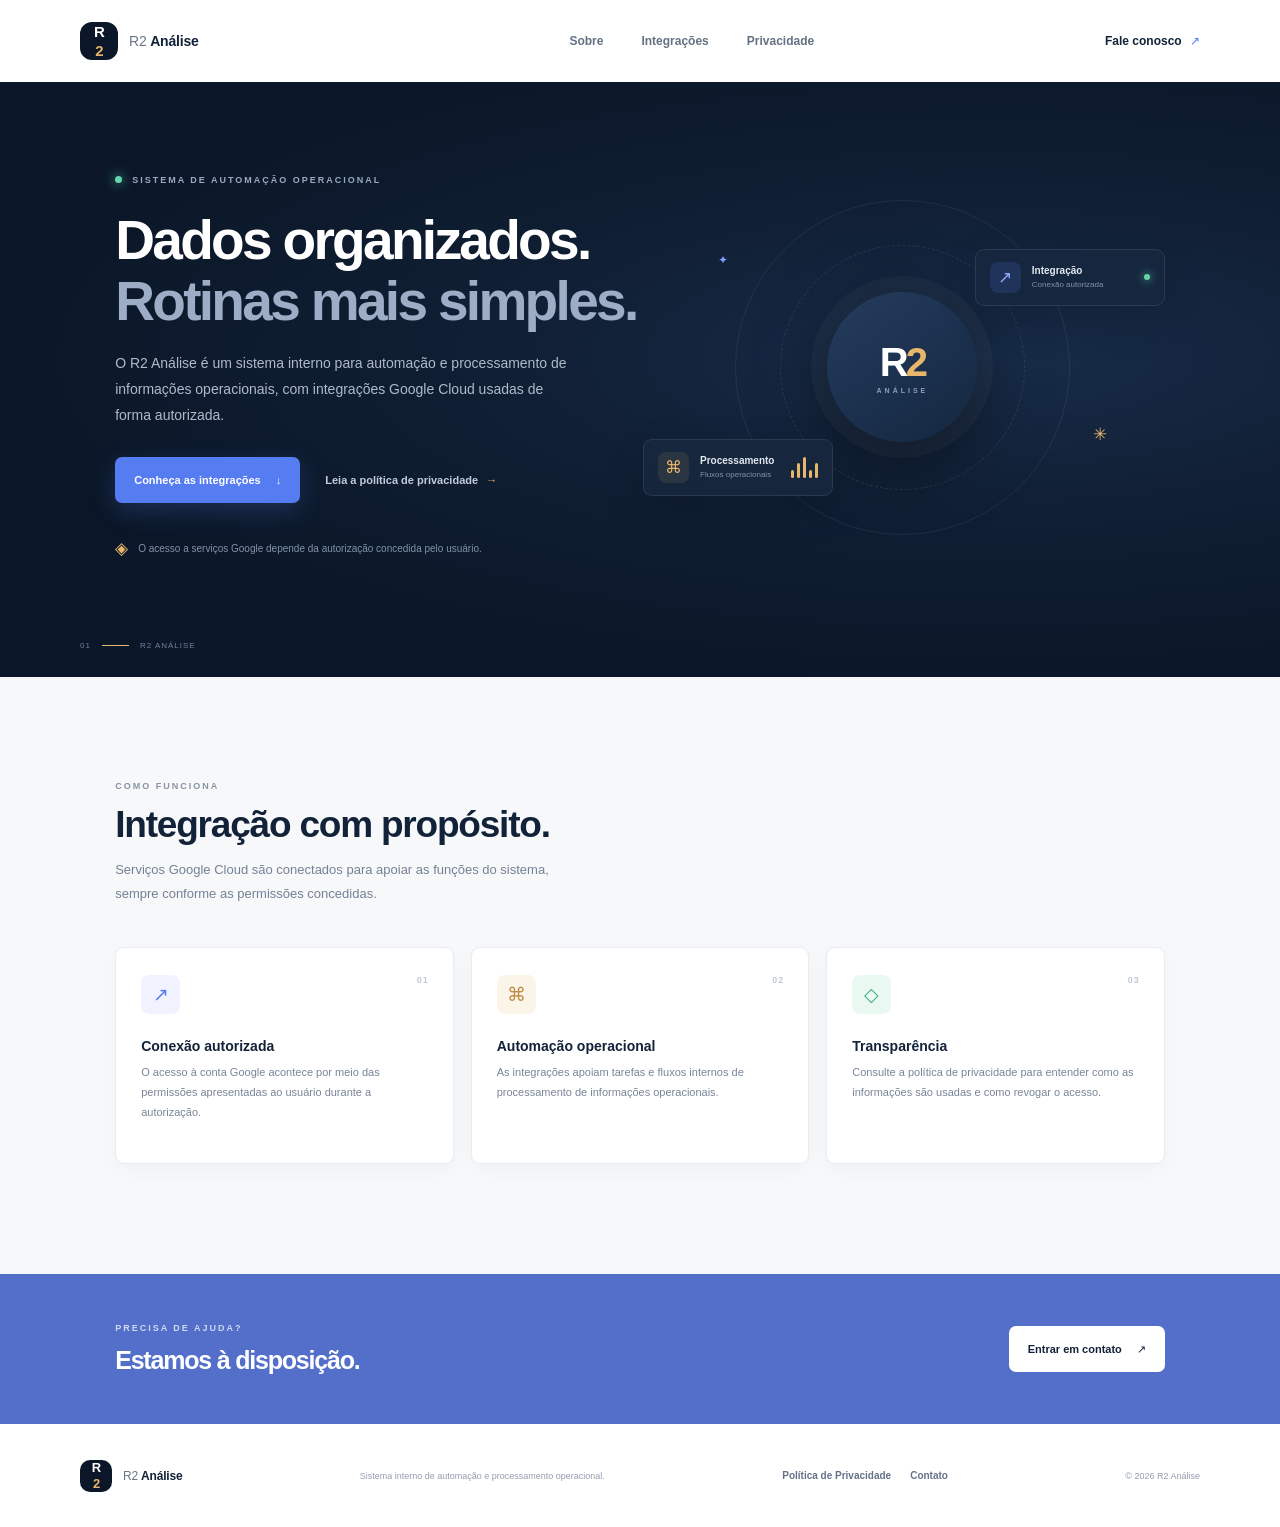
<file: index.html>
<!doctype html>
<html lang="pt-BR">
<head>
  <meta charset="utf-8">
  <meta name="viewport" content="width=device-width, initial-scale=1">
  <meta name="theme-color" content="#0b1728">
  <meta name="description" content="R2 Análise: sistema interno de automação e processamento de informações operacionais, com integrações Google Cloud autorizadas pelo usuário.">
  <title>R2 Análise — Automação operacional</title>
  <link rel="stylesheet" href="/styles.css">
</head>
<body>
  <header class="site-header">
    <a class="brand" href="/" aria-label="R2 Análise — início">
      <span class="brand-mark" aria-hidden="true">R<span>2</span></span>
      <span class="brand-name">R2 <strong>Análise</strong></span>
    </a>
    <nav class="main-nav" aria-label="Navegação principal">
      <a href="#sobre">Sobre</a>
      <a href="#integracoes">Integrações</a>
      <a href="/privacy.html">Privacidade</a>
    </nav>
    <a class="header-link" href="mailto:rhiandorea.work@gmail.com">Fale conosco <span aria-hidden="true">↗</span></a>
  </header>

  <main>
    <section class="hero" id="sobre">
      <div class="hero-copy">
        <p class="eyebrow"><span class="status-dot" aria-hidden="true"></span> SISTEMA DE AUTOMAÇÃO OPERACIONAL</p>
        <h1>Dados organizados.<br><span>Rotinas mais simples.</span></h1>
        <p class="hero-intro">O R2 Análise é um sistema interno para automação e processamento de informações operacionais, com integrações Google Cloud usadas de forma autorizada.</p>
        <div class="hero-actions">
          <a class="button button-primary" href="#integracoes">Conheça as integrações <span aria-hidden="true">↓</span></a>
          <a class="text-link" href="/privacy.html">Leia a política de privacidade <span aria-hidden="true">→</span></a>
        </div>
        <div class="trust-note"><span class="lock-icon" aria-hidden="true">◈</span><span>O acesso a serviços Google depende da autorização concedida pelo usuário.</span></div>
      </div>

      <div class="hero-visual" aria-label="Ilustração abstrata de dados conectados">
        <div class="visual-orbit orbit-one"></div>
        <div class="visual-orbit orbit-two"></div>
        <div class="visual-core"><span class="core-mark">R<span>2</span></span><span class="core-caption">ANÁLISE</span></div>
        <div class="data-card card-top"><span class="card-icon">↗</span><span><b>Integração</b><small>Conexão autorizada</small></span><i class="card-indicator"></i></div>
        <div class="data-card card-bottom"><span class="card-icon card-icon-gold">⌘</span><span><b>Processamento</b><small>Fluxos operacionais</small></span><span class="mini-bars"><i></i><i></i><i></i><i></i><i></i></span></div>
        <span class="sparkle sparkle-one">✳</span><span class="sparkle sparkle-two">✦</span>
      </div>
      <div class="hero-index" aria-hidden="true">01 <span></span> R2 ANÁLISE</div>
    </section>

    <section class="capabilities" id="integracoes">
      <div class="section-heading">
        <p class="eyebrow eyebrow-dark">COMO FUNCIONA</p>
        <h2>Integração com propósito.</h2>
        <p>Serviços Google Cloud são conectados para apoiar as funções do sistema, sempre conforme as permissões concedidas.</p>
      </div>
      <div class="feature-grid">
        <article class="feature-card">
          <span class="feature-number">01</span>
          <span class="feature-icon" aria-hidden="true">↗</span>
          <h3>Conexão autorizada</h3>
          <p>O acesso à conta Google acontece por meio das permissões apresentadas ao usuário durante a autorização.</p>
        </article>
        <article class="feature-card">
          <span class="feature-number">02</span>
          <span class="feature-icon feature-icon-gold" aria-hidden="true">⌘</span>
          <h3>Automação operacional</h3>
          <p>As integrações apoiam tarefas e fluxos internos de processamento de informações operacionais.</p>
        </article>
        <article class="feature-card">
          <span class="feature-number">03</span>
          <span class="feature-icon feature-icon-green" aria-hidden="true">◇</span>
          <h3>Transparência</h3>
          <p>Consulte a política de privacidade para entender como as informações são usadas e como revogar o acesso.</p>
        </article>
      </div>
    </section>

    <section class="contact-band">
      <div><p class="eyebrow">PRECISA DE AJUDA?</p><h2>Estamos à disposição.</h2></div>
      <a class="button button-light" href="mailto:rhiandorea.work@gmail.com">Entrar em contato <span aria-hidden="true">↗</span></a>
    </section>
  </main>

  <footer class="site-footer">
    <a class="brand footer-brand" href="/" aria-label="R2 Análise — início"><span class="brand-mark">R<span>2</span></span><span class="brand-name">R2 <strong>Análise</strong></span></a>
    <p>Sistema interno de automação e processamento operacional.</p>
    <div class="footer-links"><a href="/privacy.html">Política de Privacidade</a><a href="mailto:rhiandorea.work@gmail.com">Contato</a></div>
    <span class="copyright">© 2026 R2 Análise</span>
  </footer>
</body>
</html>
</file>
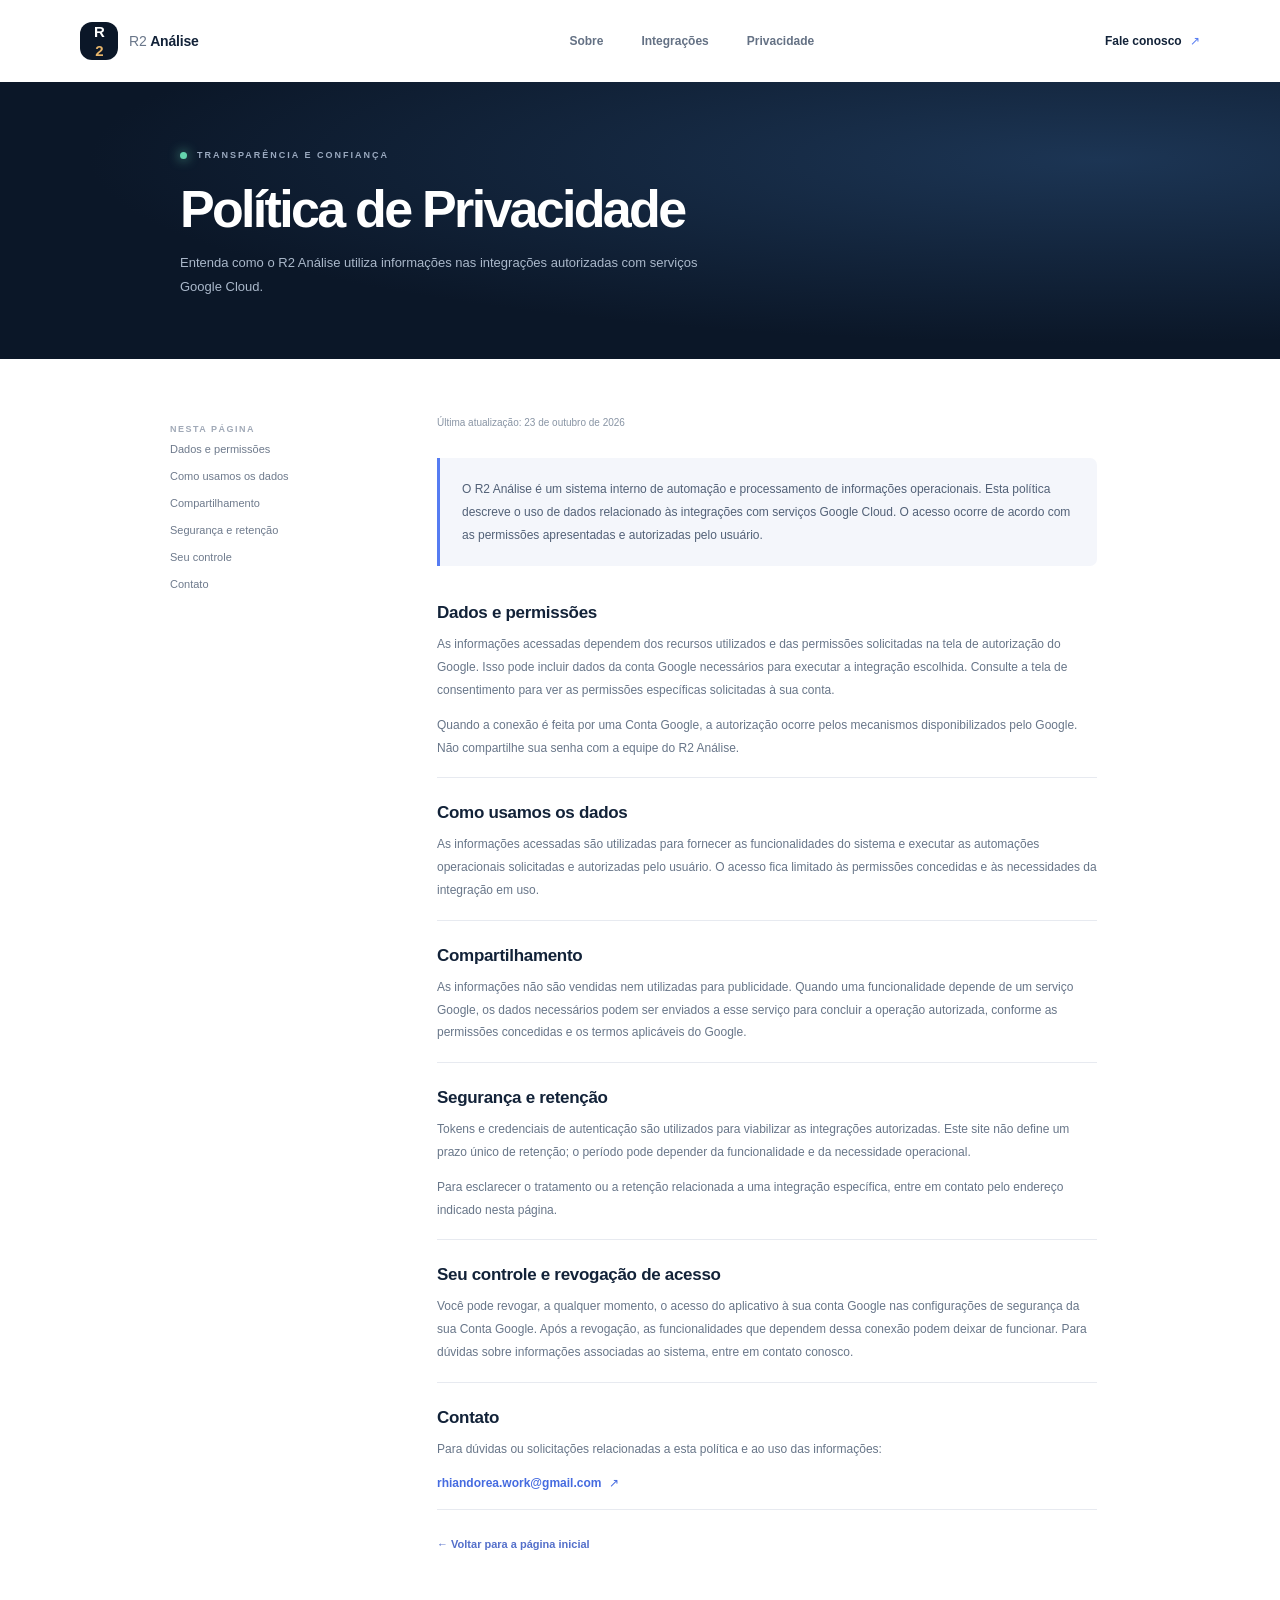
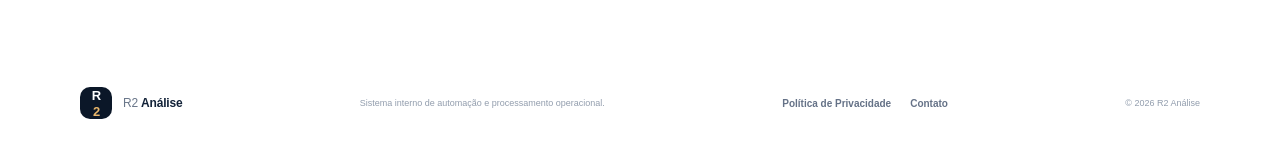
<file: privacy.html>
<!doctype html>
<html lang="pt-BR">
<head>
  <meta charset="utf-8">
  <meta name="viewport" content="width=device-width, initial-scale=1">
  <meta name="theme-color" content="#0b1728">
  <meta name="description" content="Política de Privacidade do R2 Análise e informações sobre as integrações autorizadas com serviços Google Cloud.">
  <title>Política de Privacidade — R2 Análise</title>
  <link rel="stylesheet" href="/styles.css">
</head>
<body>
  <header class="site-header">
    <a class="brand" href="/" aria-label="R2 Análise — início">
      <span class="brand-mark" aria-hidden="true">R<span>2</span></span>
      <span class="brand-name">R2 <strong>Análise</strong></span>
    </a>
    <nav class="main-nav" aria-label="Navegação principal">
      <a href="/#sobre">Sobre</a>
      <a href="/#integracoes">Integrações</a>
      <a href="/privacy.html" aria-current="page">Privacidade</a>
    </nav>
    <a class="header-link" href="mailto:rhiandorea.work@gmail.com">Fale conosco <span aria-hidden="true">↗</span></a>
  </header>

  <main>
    <section class="privacy-hero">
      <p class="eyebrow"><span class="status-dot" aria-hidden="true"></span> TRANSPARÊNCIA E CONFIANÇA</p>
      <h1>Política de Privacidade</h1>
      <p>Entenda como o R2 Análise utiliza informações nas integrações autorizadas com serviços Google Cloud.</p>
    </section>

    <div class="privacy-layout">
      <aside class="privacy-sidebar" aria-label="Nesta página">
        <p>NESTA PÁGINA</p>
        <nav>
          <a href="#dados">Dados e permissões</a>
          <a href="#uso">Como usamos os dados</a>
          <a href="#compartilhamento">Compartilhamento</a>
          <a href="#seguranca">Segurança e retenção</a>
          <a href="#controle">Seu controle</a>
          <a href="#contato">Contato</a>
        </nav>
      </aside>

      <article class="privacy-content">
        <p class="policy-updated">Última atualização: 23 de outubro de 2026</p>
        <p class="policy-intro">O R2 Análise é um sistema interno de automação e processamento de informações operacionais. Esta política descreve o uso de dados relacionado às integrações com serviços Google Cloud. O acesso ocorre de acordo com as permissões apresentadas e autorizadas pelo usuário.</p>

        <section class="policy-section" id="dados">
          <h2>Dados e permissões</h2>
          <p>As informações acessadas dependem dos recursos utilizados e das permissões solicitadas na tela de autorização do Google. Isso pode incluir dados da conta Google necessários para executar a integração escolhida. Consulte a tela de consentimento para ver as permissões específicas solicitadas à sua conta.</p>
          <p>Quando a conexão é feita por uma Conta Google, a autorização ocorre pelos mecanismos disponibilizados pelo Google. Não compartilhe sua senha com a equipe do R2 Análise.</p>
        </section>

        <section class="policy-section" id="uso">
          <h2>Como usamos os dados</h2>
          <p>As informações acessadas são utilizadas para fornecer as funcionalidades do sistema e executar as automações operacionais solicitadas e autorizadas pelo usuário. O acesso fica limitado às permissões concedidas e às necessidades da integração em uso.</p>
        </section>

        <section class="policy-section" id="compartilhamento">
          <h2>Compartilhamento</h2>
          <p>As informações não são vendidas nem utilizadas para publicidade. Quando uma funcionalidade depende de um serviço Google, os dados necessários podem ser enviados a esse serviço para concluir a operação autorizada, conforme as permissões concedidas e os termos aplicáveis do Google.</p>
        </section>

        <section class="policy-section" id="seguranca">
          <h2>Segurança e retenção</h2>
          <p>Tokens e credenciais de autenticação são utilizados para viabilizar as integrações autorizadas. Este site não define um prazo único de retenção; o período pode depender da funcionalidade e da necessidade operacional.</p>
          <p>Para esclarecer o tratamento ou a retenção relacionada a uma integração específica, entre em contato pelo endereço indicado nesta página.</p>
        </section>

        <section class="policy-section" id="controle">
          <h2>Seu controle e revogação de acesso</h2>
          <p>Você pode revogar, a qualquer momento, o acesso do aplicativo à sua conta Google nas configurações de segurança da sua Conta Google. Após a revogação, as funcionalidades que dependem dessa conexão podem deixar de funcionar. Para dúvidas sobre informações associadas ao sistema, entre em contato conosco.</p>
        </section>

        <section class="policy-section" id="contato">
          <h2>Contato</h2>
          <p>Para dúvidas ou solicitações relacionadas a esta política e ao uso das informações:</p>
          <a class="policy-contact" href="mailto:rhiandorea.work@gmail.com">rhiandorea.work@gmail.com <span aria-hidden="true">↗</span></a>
        </section>
        <a class="privacy-back" href="/">← Voltar para a página inicial</a>
      </article>
    </div>
  </main>

  <footer class="site-footer">
    <a class="brand footer-brand" href="/" aria-label="R2 Análise — início"><span class="brand-mark">R<span>2</span></span><span class="brand-name">R2 <strong>Análise</strong></span></a>
    <p>Sistema interno de automação e processamento operacional.</p>
    <div class="footer-links"><a href="/privacy.html">Política de Privacidade</a><a href="mailto:rhiandorea.work@gmail.com">Contato</a></div>
    <span class="copyright">© 2026 R2 Análise</span>
  </footer>
</body>
</html>
</file>
<file: styles.css>
:root {
  color-scheme: light;
  --ink: #122238;
  --muted: #718095;
  --navy: #0b1728;
  --blue: #567cf2;
  --gold: #e8b66b;
  --paper: #f7f8fa;
  --line: #e7eaf0;
  font-family: 'DM Sans', 'Segoe UI', sans-serif;
  font-synthesis: none;
  text-rendering: optimizeLegibility;
  -webkit-font-smoothing: antialiased;
  -moz-osx-font-smoothing: grayscale;
}

* { box-sizing: border-box; }
html { scroll-behavior: smooth; }
body { margin: 0; color: var(--ink); background: #fff; }
a { color: inherit; text-decoration: none; }
.site-header { height: 82px; padding: 0 max(6.25vw, calc((100vw - 1280px)/2)); display: flex; align-items: center; justify-content: space-between; background: #fff; }
.brand { display: inline-flex; align-items: center; gap: 11px; }
.brand-mark { display: grid; place-items: center; width: 38px; height: 38px; border-radius: 12px; color: #fff; background: var(--navy); font: 800 15px Manrope, sans-serif; letter-spacing: -1px; }
.brand-mark span { color: var(--gold); }
.brand-name { color: #697689; font: 500 14px Manrope, sans-serif; letter-spacing: -.2px; }
.brand-name strong { color: var(--ink); font-weight: 800; }
.main-nav { display: flex; gap: 38px; align-items: center; margin-left: 80px; }
.main-nav a, .header-link { font-size: 12px; font-weight: 600; color: #647184; transition: color .2s ease; }
.main-nav a:hover, .header-link:hover, .text-link:hover { color: var(--blue); }
.header-link { color: var(--ink); }
.header-link span { color: var(--blue); margin-left: 5px; }
.hero { min-height: 595px; overflow: hidden; position: relative; display: grid; grid-template-columns: 1fr 1fr; align-items: center; padding: 70px max(9vw, calc((100vw - 1180px)/2)) 95px; background: radial-gradient(ellipse at 77% 46%, #182c49 0, #101f34 34%, #0b1728 72%); color: #fff; }
.hero-copy { position: relative; z-index: 2; max-width: 550px; }
.eyebrow { display: flex; align-items: center; gap: 10px; color: #9aa9bf; font-size: 9px; font-weight: 700; letter-spacing: 2px; }
.status-dot { height: 7px; width: 7px; border-radius: 50%; background: #65d5ae; box-shadow: 0 0 12px #65d5ae; }
h1, h2, h3, p { margin-top: 0; }
h1 { margin: 25px 0 18px; font: 600 clamp(40px, 4.3vw, 61px)/1.12 Manrope, sans-serif; letter-spacing: -2.7px; }
h1 span { color: #9cadc5; }
.hero-intro { max-width: 465px; margin-bottom: 29px; color: #afbbcb; font-size: 14px; line-height: 1.85; }
.hero-actions { display: flex; align-items: center; gap: 25px; flex-wrap: wrap; }
.button { display: inline-flex; min-height: 46px; align-items: center; justify-content: center; gap: 15px; padding: 0 19px; border-radius: 7px; font-size: 11px; font-weight: 700; transition: transform .2s ease, background .2s ease; }
.button:hover { transform: translateY(-2px); }
.button-primary { color: #fff; background: var(--blue); box-shadow: 0 8px 25px #567cf238; }
.button-primary:hover { background: #6689fa; }
.text-link { color: #c3ccda; font-size: 11px; font-weight: 600; transition: color .2s ease; }
.text-link span { color: var(--gold); margin-left: 5px; }
.trust-note { margin-top: 35px; display: flex; align-items: center; gap: 10px; color: #8292a9; font-size: 10px; }
.lock-icon { color: var(--gold); font-size: 17px; }
.hero-visual { min-height: 385px; position: relative; display: grid; place-items: center; }
.visual-orbit { position: absolute; width: 335px; height: 335px; border-radius: 50%; border: 1px solid #ffffff12; }
.orbit-two { width: 245px; height: 245px; border-style: dashed; border-color: #ffffff18; }
.visual-core { width: 150px; height: 150px; display: flex; flex-direction: column; align-items: center; justify-content: center; border-radius: 50%; background: linear-gradient(145deg, #243c5e, #142740); box-shadow: 0 0 0 16px #ffffff08, 0 20px 70px #0008; }
.core-mark { color: #fff; font: 800 40px Manrope,sans-serif; letter-spacing: -3px; }
.core-mark span { color: var(--gold); }
.core-caption { margin-top: 2px; color: #8ea1ba; font-size: 7px; font-weight: 700; letter-spacing: 3px; }
.data-card { position: absolute; z-index: 2; display: flex; align-items: center; gap: 11px; min-width: 190px; padding: 12px 14px; border: 1px solid #ffffff17; border-radius: 9px; background: #17283fdd; box-shadow: 0 15px 40px #0002; backdrop-filter: blur(12px); }
.card-top { top: 74px; right: 0; }.card-bottom { bottom: 64px; left: 3px; }
.card-icon, .feature-icon { display: grid; place-items: center; flex: 0 0 auto; width: 31px; height: 31px; border-radius: 8px; color: #92aaff; background: #587cf228; font-size: 17px; }
.card-icon-gold { color: var(--gold); background: #e8b66b1c; }
.data-card b, .data-card small { display: block; }.data-card b { color: #e3e9f1; font-size: 10px; }.data-card small { margin-top: 4px; color: #8393a8; font-size: 8px; }
.card-indicator { width: 6px; height: 6px; margin-left: auto; border-radius: 50%; background: #63d3a5; box-shadow: 0 0 9px #63d3a5; }
.mini-bars { height: 22px; display: flex; align-items: end; gap: 3px; margin-left: auto; }.mini-bars i { width: 3px; border-radius: 2px; background: var(--gold); }.mini-bars i:nth-child(1), .mini-bars i:nth-child(4) { height: 8px; }.mini-bars i:nth-child(2), .mini-bars i:nth-child(5) { height: 15px; }.mini-bars i:nth-child(3) { height: 21px; }
.sparkle { position: absolute; color: var(--gold); }.sparkle-one { right: 58px; bottom: 115px; font-size: 17px; }.sparkle-two { top: 78px; left: 78px; color: #819bff; font-size: 12px; }
.hero-index { position: absolute; bottom: 27px; left: max(6.25vw, calc((100vw - 1280px)/2)); display: flex; align-items: center; gap: 11px; color: #718098; font-size: 8px; letter-spacing: 1px; }.hero-index span { width: 27px; height: 1px; background: var(--gold); }
.capabilities { padding: 104px max(9vw, calc((100vw - 1180px)/2)) 110px; background: var(--paper); }
.section-heading { max-width: 550px; margin-bottom: 42px; }.eyebrow-dark { color: #8894a4; }.section-heading h2, .contact-band h2 { margin: 12px 0 11px; font: 700 clamp(27px, 3vw, 37px)/1.2 Manrope, sans-serif; letter-spacing: -1.2px; }.section-heading > p:last-child { max-width: 480px; margin-bottom: 0; color: #748195; font-size: 13px; line-height: 1.8; }
.feature-grid { display: grid; grid-template-columns: repeat(3, 1fr); gap: 17px; }.feature-card { position: relative; min-height: 217px; padding: 27px 25px 24px; border: 1px solid #e9ecf1; border-radius: 9px; background: #fff; box-shadow: 0 6px 20px #1b294008; }.feature-number { position: absolute; right: 24px; top: 27px; color: #c2cad5; font-size: 9px; font-weight: 700; letter-spacing: 1px; }.feature-icon { width: 39px; height: 39px; margin-bottom: 24px; color: var(--blue); background: #f0f3ff; font-size: 19px; }.feature-icon-gold { color: #bd8c43; background: #fbf4e8; }.feature-icon-green { color: #3caa84; background: #eaf8f2; }.feature-card h3 { margin-bottom: 9px; font: 700 14px Manrope, sans-serif; }.feature-card p { max-width: 300px; margin-bottom: 0; color: #788598; font-size: 11px; line-height: 1.8; }
.contact-band { display: flex; align-items: center; justify-content: space-between; padding: 49px max(9vw, calc((100vw - 1180px)/2)); color: #fff; background: #536fca; }.contact-band .eyebrow { margin-bottom: 9px; color: #d0d8f1; }.contact-band h2 { margin-bottom: 0; font-size: 25px; }.button-light { color: var(--ink); background: #fff; }.button-light:hover { background: #f0f3ff; }
.site-footer { min-height: 103px; padding: 24px max(6.25vw, calc((100vw - 1280px)/2)); display: flex; align-items: center; justify-content: space-between; gap: 24px; background: #fff; }.footer-brand .brand-mark { width: 32px; height: 32px; border-radius: 10px; font-size: 13px; }.footer-brand .brand-name { font-size: 12px; }.site-footer > p, .copyright { margin: 0; color: #929dad; font-size: 9px; }.footer-links { display: flex; gap: 19px; }.footer-links a { color: #657287; font-size: 10px; font-weight: 600; }.footer-links a:hover { color: var(--blue); }

/* Privacy page */
.privacy-hero { padding: 68px max(9vw, calc((100vw - 920px)/2)) 61px; color: #fff; background: radial-gradient(ellipse at 86% 28%, #1c3554, var(--navy) 65%); }.privacy-hero .eyebrow { margin-bottom: 20px; }.privacy-hero h1 { margin: 0 0 13px; font-size: clamp(36px, 5vw, 52px); }.privacy-hero p:last-child { max-width: 550px; margin-bottom: 0; color: #aab8ca; font-size: 13px; line-height: 1.8; }
.privacy-layout { display: grid; grid-template-columns: 205px minmax(0, 660px); gap: 62px; max-width: 1000px; margin: 0 auto; padding: 58px 30px 100px; }.privacy-sidebar { position: sticky; top: 25px; align-self: start; padding-top: 7px; }.privacy-sidebar p { color: #a0a9b7; font-size: 9px; font-weight: 700; letter-spacing: 1.5px; }.privacy-sidebar nav { display: grid; gap: 15px; }.privacy-sidebar a { color: #6e7a8c; font-size: 11px; }.privacy-sidebar a:hover { color: var(--blue); }.privacy-content { min-width: 0; }.policy-updated { margin-bottom: 30px; color: #8894a4; font-size: 10px; }.policy-intro { padding: 20px 22px; border-left: 3px solid var(--blue); border-radius: 0 7px 7px 0; color: #526177; background: #f4f6fb; font-size: 12px; line-height: 1.9; }.policy-section { padding: 25px 0 18px; border-bottom: 1px solid var(--line); scroll-margin-top: 25px; }.policy-section h2 { margin-bottom: 10px; font: 700 17px Manrope, sans-serif; letter-spacing: -.3px; }.policy-section p, .policy-section li { color: #687689; font-size: 12px; line-height: 1.9; }.policy-section p:last-child { margin-bottom: 0; }.policy-section ul { padding-left: 19px; }.policy-contact { display: inline-flex; align-items: center; gap: 8px; color: #456be0; font-size: 12px; font-weight: 700; }.privacy-back { display: inline-flex; margin-top: 28px; color: #536fca; font-size: 11px; font-weight: 700; }

@media (max-width: 800px) {
  .site-header { height: 72px; padding: 0 24px; }.main-nav { gap: 19px; margin-left: 0; }.main-nav a, .header-link { font-size: 11px; }
  .hero { grid-template-columns: 1fr 0.85fr; padding: 66px 7vw 85px; }.hero-visual { transform: scale(.87); }.hero-index { left: 7vw; }
  .capabilities { padding: 78px 7vw; }.feature-card { padding: 23px 18px; }
  .contact-band { padding: 42px 7vw; }.site-footer { padding: 23px 5vw; flex-wrap: wrap; }
}
@media (max-width: 600px) {
  .site-header { height: 68px; padding: 0 19px; }.brand-mark { width: 34px; height: 34px; }.main-nav { gap: 14px; }.main-nav a { font-size: 10px; }.main-nav a:first-child, .header-link { display: none; }
  .hero { display: block; min-height: auto; padding: 65px 24px 55px; }.hero-copy { max-width: 100%; }.hero-visual { min-height: 290px; margin: 9px auto -15px; transform: scale(.85); }.visual-orbit { width: 280px; height: 280px; }.orbit-two { width: 205px; height: 205px; }.card-top { right: -4px; top: 46px; }.card-bottom { left: -4px; bottom: 37px; }.hero-index { display: none; }
  h1 { font-size: 42px; letter-spacing: -1.9px; }.hero-intro { font-size: 13px; }.hero-actions { align-items: flex-start; flex-direction: column; gap: 17px; }.trust-note { align-items: flex-start; line-height: 1.6; }
  .capabilities { padding: 68px 23px; }.section-heading { margin-bottom: 29px; }.feature-grid { grid-template-columns: 1fr; gap: 12px; }.feature-card { min-height: 0; padding: 22px; }.feature-icon { margin-bottom: 17px; }
  .contact-band { align-items: flex-start; flex-direction: column; gap: 24px; padding: 36px 24px; }.contact-band h2 { font-size: 23px; }.site-footer { align-items: flex-start; padding: 25px 22px; }.site-footer > p { order: 2; width: 100%; }.footer-links { order: 3; }.copyright { order: 4; width: 100%; }
  .privacy-hero { padding: 55px 24px 48px; }.privacy-layout { display: block; padding: 34px 24px 72px; }.privacy-sidebar { display: none; }.policy-section h2 { font-size: 16px; }
}
@media (prefers-reduced-motion: reduce) { html { scroll-behavior: auto; } *, *::before, *::after { transition-duration: .01ms !important; } }
</file>
